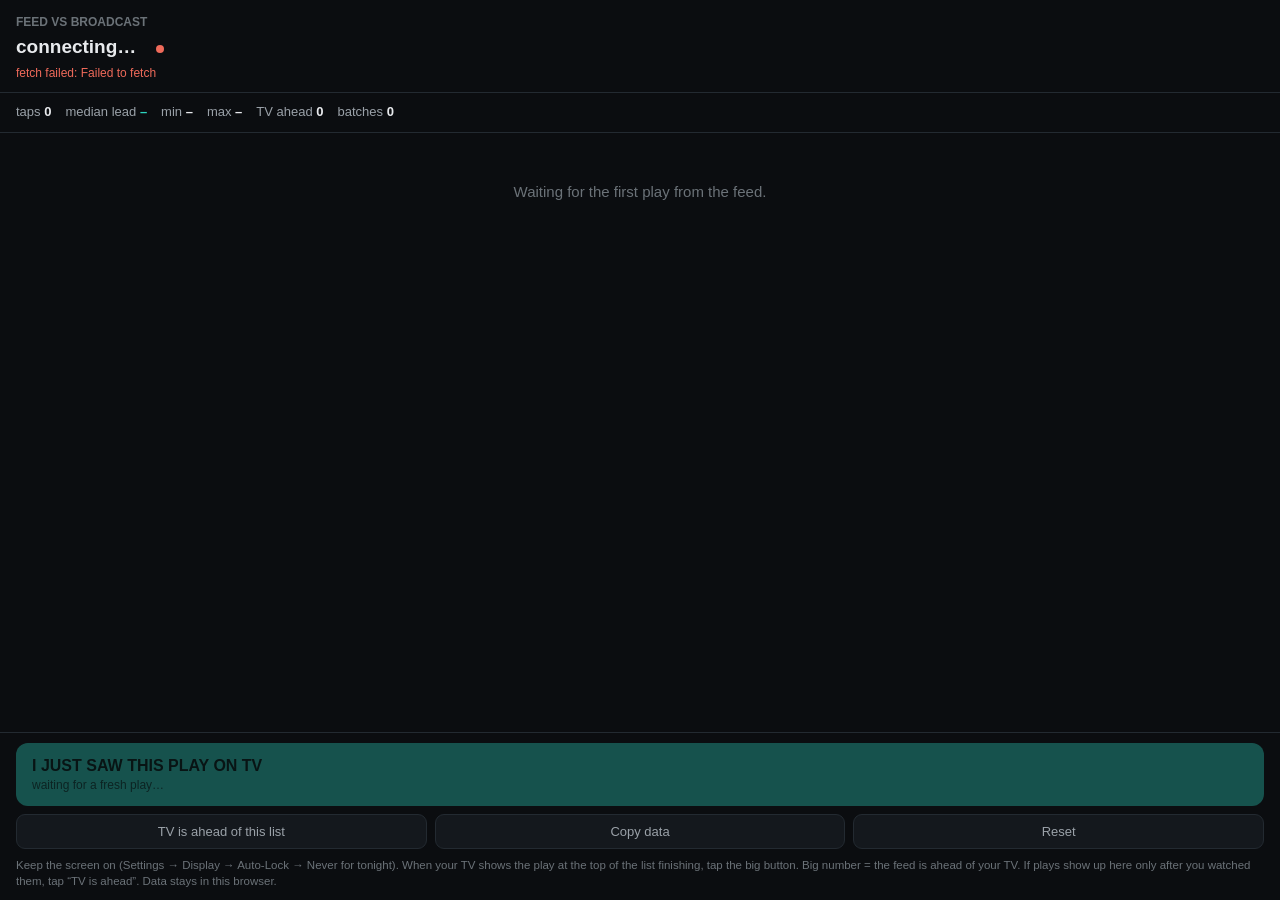
<file: index.html>
<!doctype html>
<html lang="en">
<head>
<meta charset="utf-8">
<meta name="viewport" content="width=device-width, initial-scale=1, viewport-fit=cover">
<meta name="theme-color" content="#0b0d10">
<title>Feed vs Broadcast</title>
<style>
  :root {
    --bg: #0b0d10; --card: #14181d; --line: #232a31;
    --text: #e8eaed; --dim: #9aa1a8; --faint: #6b7278;
    --accent: #2dd4bf; --warn: #f0b429; --bad: #ef6a5a;
  }
  * { margin: 0; padding: 0; box-sizing: border-box; }
  html, body { background: var(--bg); color: var(--text); }
  body {
    font: 15px/1.45 -apple-system, BlinkMacSystemFont, "Segoe UI", Roboto, sans-serif;
    min-height: 100dvh;
  }
  .num { font-variant-numeric: tabular-nums; }

  header { padding: 14px 16px 10px; border-bottom: 1px solid var(--line); }
  .ttl { font-size: 12px; letter-spacing: normal; color: var(--faint); text-transform: uppercase; font-weight: 600; }
  .gamebar { display: flex; align-items: baseline; gap: 8px; margin-top: 2px; }
  .gname { font-size: 19px; font-weight: 700; }
  .gdetail { color: var(--dim); font-size: 13px; }
  .dot { display: inline-block; width: 8px; height: 8px; border-radius: 50%; background: var(--bad); margin-left: 4px; }
  .dot.ok { background: var(--accent); }
  .pollerr { color: var(--bad); font-size: 12px; margin-top: 4px; display: none; }

  .chips { display: none; gap: 8px; padding: 10px 16px 0; flex-wrap: wrap; }
  .chips button {
    background: var(--card); color: var(--dim); border: 1px solid var(--line);
    border-radius: 999px; padding: 6px 12px; font-size: 13px;
  }
  .chips button.live { color: var(--text); font-weight: 600; }
  .chips button.sel { border-color: var(--accent); color: var(--accent); }

  .stats {
    display: flex; gap: 14px; padding: 10px 16px; color: var(--dim); font-size: 13px;
    border-bottom: 1px solid var(--line); overflow-x: auto; white-space: nowrap;
  }
  .stats b { color: var(--text); font-weight: 600; }
  .stats .lead b { color: var(--accent); }

  main { padding: 8px 16px calc(210px + env(safe-area-inset-bottom)); }
  .empty { color: var(--faint); text-align: center; padding: 40px 20px; text-wrap: pretty; }
  .play {
    background: var(--card); border: 1px solid var(--line); border-radius: 10px;
    padding: 10px 12px; margin-top: 8px; display: grid;
    grid-template-columns: 1fr auto; gap: 4px 10px;
  }
  .play .dd { font-weight: 700; font-size: 13px; }
  .play .txt { grid-column: 1; color: var(--dim); font-size: 14px; text-wrap: pretty; }
  .play .when { grid-column: 2; grid-row: 1 / span 2; text-align: right; color: var(--faint); font-size: 12px; }
  .play .when .ago { color: var(--text); font-weight: 600; font-size: 13px; }
  .badges { grid-column: 1 / -1; display: flex; gap: 6px; flex-wrap: wrap; }
  .badge {
    font-size: 11px; font-weight: 600; border-radius: 5px; padding: 2px 7px;
    background: var(--line); color: var(--dim);
  }
  .badge.tap { background: rgba(45, 212, 191, 0.14); color: var(--accent); }
  .badge.warnb { background: rgba(240, 180, 41, 0.14); color: var(--warn); }

  footer {
    position: fixed; left: 0; right: 0; bottom: 0;
    background: var(--bg); border-top: 1px solid var(--line);
    padding: 10px 16px calc(10px + env(safe-area-inset-bottom));
  }
  #sawBtn {
    width: 100%; border: 0; border-radius: 12px; background: var(--accent); color: #04211d;
    padding: 14px 16px; text-align: left; cursor: pointer;
    transition: transform 120ms ease-out, opacity 120ms ease-out;
  }
  #sawBtn:active { transform: scale(0.98); }
  #sawBtn b { display: block; font-size: 16px; }
  #sawBtn small { display: block; font-size: 12px; margin-top: 3px; opacity: 0.75; overflow: hidden; text-overflow: ellipsis; white-space: nowrap; }
  #sawBtn:disabled { opacity: 0.35; }
  .row2 { display: flex; gap: 8px; margin-top: 8px; }
  .row2 button {
    flex: 1; background: var(--card); color: var(--dim); border: 1px solid var(--line);
    border-radius: 9px; padding: 9px 6px; font-size: 13px; cursor: pointer;
    transition: transform 120ms ease-out;
  }
  .row2 button:active { transform: scale(0.97); }
  .hint { color: var(--faint); font-size: 11.5px; margin-top: 8px; text-wrap: pretty; }
  #flash {
    position: fixed; left: 16px; right: 16px; bottom: calc(190px + env(safe-area-inset-bottom));
    background: var(--card); border: 1px solid var(--line); color: var(--text);
    border-radius: 9px; padding: 9px 12px; font-size: 13px; text-align: center;
    opacity: 0; pointer-events: none; transition: opacity 150ms ease-out;
  }
  #flash.show { opacity: 1; }
  @media (prefers-reduced-motion: reduce) {
    * { transition: none !important; }
  }
</style>
</head>
<body>
<header>
  <div class="ttl">Feed vs Broadcast</div>
  <div class="gamebar">
    <span class="gname" id="gname">connecting…</span>
    <span class="gdetail" id="gdetail"></span>
    <span class="dot" id="dot"></span>
  </div>
  <div class="pollerr" id="pollerr"></div>
</header>

<div class="chips" id="chips"></div>

<div class="stats">
  <span>taps <b class="num" id="sN">0</b></span>
  <span class="lead">median lead <b class="num" id="sMed">–</b></span>
  <span>min <b class="num" id="sMin">–</b></span>
  <span>max <b class="num" id="sMax">–</b></span>
  <span>TV ahead <b class="num" id="sBehind">0</b></span>
  <span>batches <b class="num" id="sBatch">0</b></span>
</div>

<main id="list"><div class="empty">Waiting for the first play from the feed.</div></main>

<div id="flash"></div>

<footer>
  <button id="sawBtn" disabled>
    <b>I JUST SAW THIS PLAY ON TV</b>
    <small id="sawSub">waiting for a fresh play…</small>
  </button>
  <div class="row2">
    <button id="aheadBtn">TV is ahead of this list</button>
    <button id="copyBtn">Copy data</button>
    <button id="resetBtn">Reset</button>
  </div>
  <p class="hint">
    Keep the screen on (Settings → Display → Auto-Lock → Never for tonight).
    When your TV shows the play at the top of the list finishing, tap the big button.
    Big number = the feed is ahead of your TV. If plays show up here only after you
    watched them, tap “TV is ahead”. Data stays in this browser.
  </p>
</footer>

<script>
(function () {
  const POLL_MS = 3000;
  const STALE_GAP_MS = 8000;
  // ESPN blocks datacenter IPs but sends access-control-allow-origin: * — so the
  // phone polls ESPN directly; no proxy, no extra hop in the measured latency
  const SCOREBOARD = 'https://site.api.espn.com/apis/site/v2/sports/football/nfl/scoreboard';
  const SUMMARY = 'https://site.api.espn.com/apis/site/v2/sports/football/nfl/summary?event=';

  async function fetchFeed(wanted) {
    const sb = await (await fetch(SCOREBOARD, { cache: 'no-store' })).json();
    const events = (sb.events || []).map(e => ({
      id: String(e.id),
      name: e.shortName || e.name || '?',
      state: e.status?.type?.state || '?',
      detail: e.status?.type?.detail || '',
    }));
    const target =
      events.find(e => e.id === wanted) ||
      events.find(e => e.state === 'in') ||
      events[0];
    if (!target) return { ok: true, games: [], game: null, plays: [] };

    let plays = [];
    try {
      const sum = await (await fetch(SUMMARY + target.id, { cache: 'no-store' })).json();
      const drives = [
        ...(sum.drives?.previous || []),
        ...(sum.drives?.current ? [sum.drives.current] : []),
      ];
      // drives.current re-lists under previous when a drive ends, and play text can
      // be rewritten after reviews — dedup by id, keep first position, latest text
      const seen = new Map();
      for (const d of drives) {
        for (const p of d.plays || []) {
          const id = String(p.id);
          const row = {
            id,
            text: p.text || '',
            dd: p.start?.downDistanceText || '',
            clock: p.clock?.displayValue || '',
            period: p.period?.number ?? null,
            src: 'drives',
          };
          if (seen.has(id)) seen.set(id, Object.assign(row, { _i: seen.get(id)._i }));
          else seen.set(id, Object.assign(row, { _i: seen.size }));
        }
      }
      plays = [...seen.values()].sort((a, b) => a._i - b._i);
    } catch (e) { /* summary lags in preseason; lastPlay below still works */ }

    if (plays.length === 0) {
      const comp = (sb.events || []).find(e => String(e.id) === target.id)?.competitions?.[0];
      const lp = comp?.situation?.lastPlay;
      if (lp?.id) {
        plays = [{
          id: String(lp.id), text: lp.text || '',
          dd: comp?.situation?.downDistanceText || '',
          clock: '', period: null, src: 'lastPlay',
        }];
      }
    }
    return { ok: true, games: events, game: target, plays: plays.slice(-30) };
  }

  let sel = localStorage.getItem('fcv0_sel') || '';
  let gameId = null;
  let gameMeta = null;
  let gamesList = [];
  let known = new Map();
  let order = [];
  let samples = [];
  let batches = 0;
  let lastPollAt = 0;
  let nextStale = false;
  let firstPoll = true;

  const $ = id => document.getElementById(id);

  function storageKey() { return 'fcv0_' + gameId; }

  function persist() {
    if (!gameId) return;
    const recs = order.map(id => known.get(id)).filter(Boolean).slice(-80);
    localStorage.setItem(storageKey(), JSON.stringify({ samples, batches, recs }));
  }

  function restore() {
    known = new Map(); order = []; samples = []; batches = 0;
    try {
      const raw = localStorage.getItem(storageKey());
      if (!raw) return;
      const d = JSON.parse(raw);
      samples = d.samples || [];
      batches = d.batches || 0;
      for (const r of d.recs || []) { known.set(r.id, r); order.push(r.id); }
    } catch (e) { /* corrupted state: start clean */ }
  }

  function candidate() {
    for (let i = order.length - 1; i >= 0; i--) {
      const r = known.get(order[i]);
      if (r && !r.unreliable && !r.sampled) return r;
    }
    return null;
  }

  function flash(msg) {
    const f = $('flash');
    f.textContent = msg;
    f.classList.add('show');
    clearTimeout(flash._t);
    flash._t = setTimeout(() => f.classList.remove('show'), 1600);
  }

  function fmtClock(ms) {
    const d = new Date(ms);
    return d.toLocaleTimeString([], { hour: 'numeric', minute: '2-digit', second: '2-digit' });
  }

  function takeSample(rec) {
    if (rec.unreliable) { flash('That play arrived while the page was asleep — not usable.'); return; }
    if (rec.sampled) { flash('Already tagged.'); return; }
    const tappedAt = Date.now();
    const margin = (tappedAt - rec.arrivedAt) / 1000;
    rec.sampled = true;
    rec.margin = margin;
    samples.push({
      playId: rec.id, dd: rec.dd, snippet: (rec.text || '').slice(0, 90),
      arrivedAt: rec.arrivedAt, tappedAt, margin, flag: 'saw',
    });
    persist(); render();
    flash('Logged: feed lead +' + margin.toFixed(1) + 's (includes your reaction time)');
  }

  $('sawBtn').addEventListener('click', () => {
    const c = candidate();
    if (!c) { flash('No fresh play to tag yet.'); return; }
    takeSample(c);
  });

  $('aheadBtn').addEventListener('click', () => {
    samples.push({ flag: 'tvahead', tappedAt: Date.now() });
    persist(); render();
    flash('Logged: TV ahead of the feed at this moment.');
  });

  $('copyBtn').addEventListener('click', async () => {
    const payload = {
      game: gameMeta, batches,
      samples,
      plays: order.map(id => known.get(id)),
      exportedAt: new Date().toISOString(),
    };
    try {
      await navigator.clipboard.writeText(JSON.stringify(payload, null, 2));
      flash('Copied ' + samples.length + ' samples as JSON.');
    } catch (e) { flash('Copy failed: ' + e.message); }
  });

  $('resetBtn').addEventListener('click', () => {
    if (!confirm('Wipe taps and play log for this game?')) return;
    localStorage.removeItem(storageKey());
    restore(); render();
  });

  document.addEventListener('visibilitychange', () => {
    if (document.visibilityState === 'visible') nextStale = true;
  });

  async function poll() {
    let data = null;
    try {
      data = await fetchFeed(sel);
    } catch (e) {
      showErr('fetch failed: ' + e.message); schedule(); return;
    }
    const now = Date.now();
    const stale = nextStale || (lastPollAt && now - lastPollAt > STALE_GAP_MS);
    nextStale = false;
    lastPollAt = now;
    showErr(data.ok ? null : data.error || 'api error');

    if (data.game) {
      if (gameId !== data.game.id) { gameId = data.game.id; restore(); firstPoll = true; }
      gameMeta = data.game;
      gamesList = data.games || [];

      // only the first poll after load/switch treats existing plays as untimeable
      // backlog — a play landing later, even into an empty list, is genuinely fresh
      const bootstrap = firstPoll && (data.plays || []).length > 0;
      firstPoll = false;
      const newOnes = [];
      for (const p of data.plays || []) {
        const ex = known.get(p.id);
        if (!ex) {
          const rec = Object.assign({}, p, {
            arrivedAt: now,
            unreliable: stale || bootstrap,
            sampled: false, revised: false, batch: 0,
          });
          known.set(p.id, rec);
          newOnes.push(rec);
        } else if (p.text && ex.text !== p.text) {
          ex.revised = true;
          ex.text = p.text;
        }
      }
      order = (data.plays || []).map(p => p.id);
      if (!bootstrap && newOnes.length > 1) {
        batches++;
        newOnes.forEach(r => { r.batch = newOnes.length; });
      }
      if (newOnes.length) persist();
    }
    render();
    schedule();
  }

  function schedule() { setTimeout(poll, POLL_MS); }

  function showErr(msg) {
    const el = $('pollerr');
    el.style.display = msg ? 'block' : 'none';
    el.textContent = msg || '';
  }

  function render() {
    $('gname').textContent = gameMeta ? gameMeta.name : 'no game found';
    $('gdetail').textContent = gameMeta ? gameMeta.detail : '';
    $('dot').className = 'dot' + (Date.now() - lastPollAt < 7000 ? ' ok' : '');

    const chips = $('chips');
    const liveCount = gamesList.filter(g => g.state === 'in').length;
    if (gamesList.length > 1 && liveCount > 1) {
      chips.style.display = 'flex';
      chips.innerHTML = '';
      for (const g of gamesList) {
        const b = document.createElement('button');
        b.textContent = g.name;
        b.className = (g.state === 'in' ? 'live' : '') + (gameMeta && g.id === gameMeta.id ? ' sel' : '');
        b.onclick = () => {
          sel = g.id; localStorage.setItem('fcv0_sel', sel);
          gameId = null; known = new Map(); order = [];
        };
        chips.appendChild(b);
      }
    } else {
      chips.style.display = 'none';
    }

    const margins = samples.filter(s => s.flag === 'saw').map(s => s.margin).sort((a, b) => a - b);
    $('sN').textContent = margins.length;
    $('sMed').textContent = margins.length ? '+' + margins[Math.floor(margins.length / 2)].toFixed(1) + 's' : '–';
    $('sMin').textContent = margins.length ? '+' + margins[0].toFixed(1) + 's' : '–';
    $('sMax').textContent = margins.length ? '+' + margins[margins.length - 1].toFixed(1) + 's' : '–';
    $('sBehind').textContent = samples.filter(s => s.flag === 'tvahead').length;
    $('sBatch').textContent = batches;

    const list = $('list');
    if (!order.length) {
      list.innerHTML = '<div class="empty">Waiting for the first play from the feed.</div>';
    } else {
      list.innerHTML = '';
      for (let i = order.length - 1; i >= 0; i--) {
        const r = known.get(order[i]);
        if (!r) continue;
        const div = document.createElement('div');
        div.className = 'play';
        const badges = [];
        if (r.sampled) badges.push('<span class="badge tap">TAPPED +' + (r.margin || 0).toFixed(1) + 's</span>');
        if (r.batch > 1) badges.push('<span class="badge warnb">BATCH ×' + r.batch + '</span>');
        if (r.revised) badges.push('<span class="badge warnb">REVISED</span>');
        if (r.unreliable) badges.push('<span class="badge">NOT TIMED</span>');
        if (r.src === 'lastPlay') badges.push('<span class="badge">SCOREBOARD</span>');
        div.innerHTML =
          '<div class="dd">' + (r.dd || (r.period ? 'Q' + r.period + ' ' + r.clock : 'play')) + '</div>' +
          '<div class="when num">arrived ' + fmtClock(r.arrivedAt) +
          '<br><span class="ago" data-arrived="' + r.arrivedAt + '"></span></div>' +
          '<div class="txt">' + escapeHtml(r.text || '') + '</div>' +
          (badges.length ? '<div class="badges">' + badges.join('') + '</div>' : '');
        div.addEventListener('click', () => takeSample(r));
        list.appendChild(div);
      }
    }

    const c = candidate();
    $('sawBtn').disabled = !c;
    $('sawSub').textContent = c
      ? ((c.dd ? c.dd + ' · ' : '') + (c.text || '').slice(0, 70))
      : 'waiting for a fresh play…';

    tickAges();
  }

  function tickAges() {
    const now = Date.now();
    document.querySelectorAll('[data-arrived]').forEach(el => {
      const s = Math.max(0, Math.round((now - Number(el.dataset.arrived)) / 1000));
      el.textContent = s < 120 ? s + 's ago' : Math.round(s / 60) + 'm ago';
    });
    $('dot').className = 'dot' + (Date.now() - lastPollAt < 7000 ? ' ok' : '');
  }

  function escapeHtml(s) {
    return s.replace(/[&<>"']/g, c => ({ '&': '&amp;', '<': '&lt;', '>': '&gt;', '"': '&quot;', "'": '&#39;' }[c]));
  }

  setInterval(tickAges, 1000);
  poll();
})();
</script>
</body>
</html>
</file>
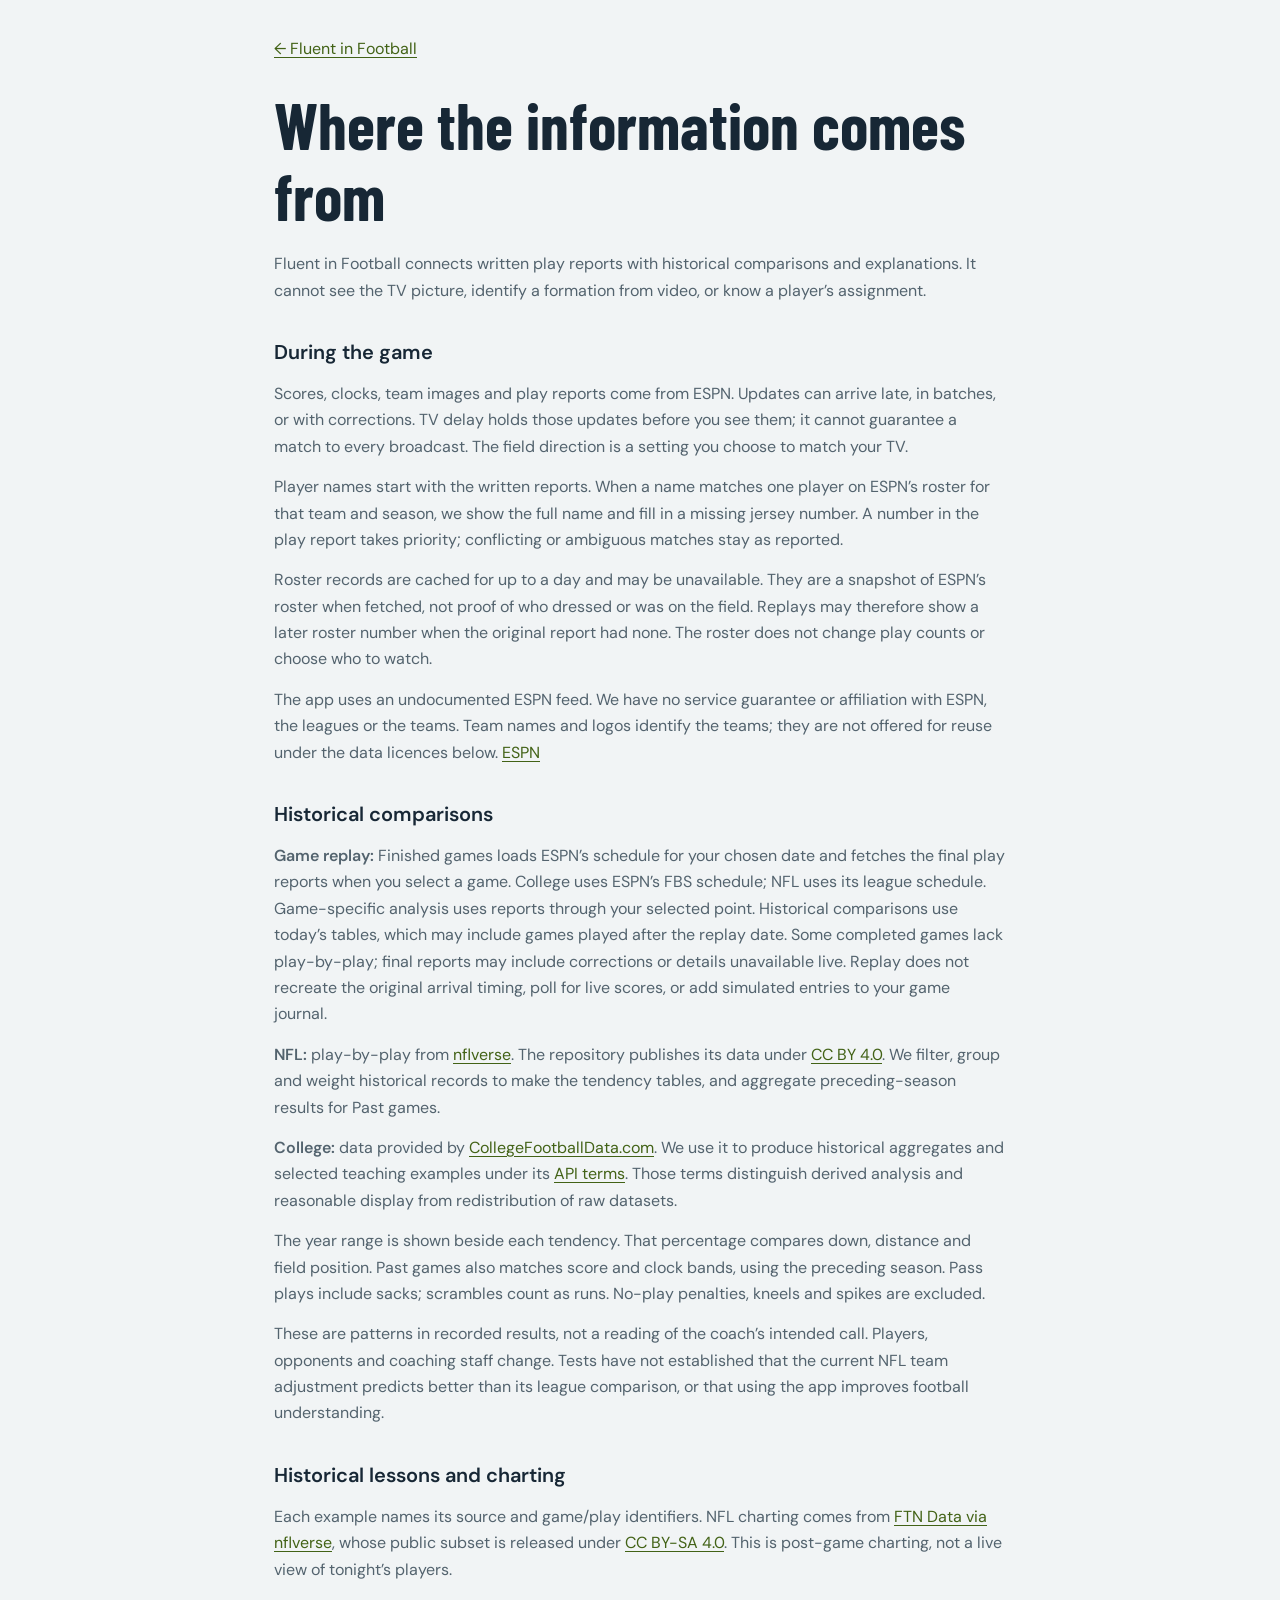
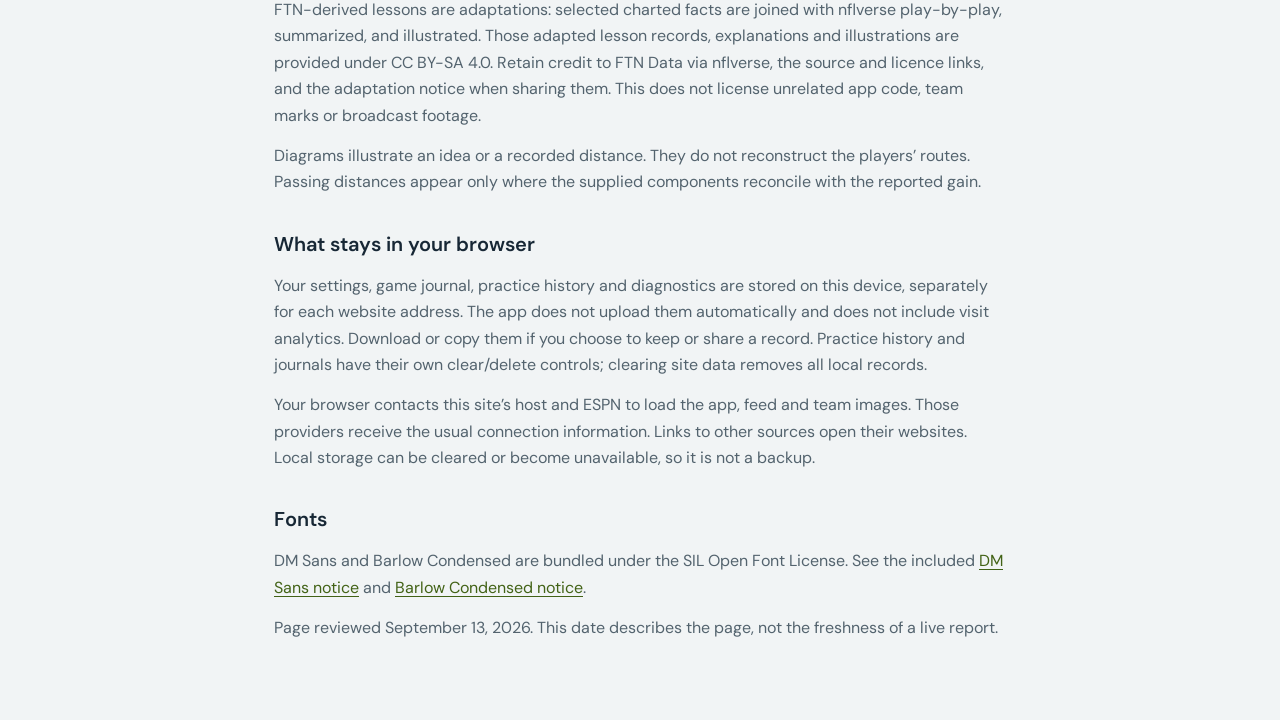
<file: web/data.html>
<!doctype html>
<html lang="en">
<head>
<meta charset="utf-8">
<meta name="viewport" content="width=device-width, initial-scale=1">
<meta name="theme-color" content="#f1f4f5">
<meta name="color-scheme" content="light dark">
<title>Data and privacy · Fluent in Football</title>
<meta name="description" content="Where Fluent in Football gets its play reports, historical comparisons and teaching examples, and what stays in your browser.">
<link rel="canonical" href="https://fluentin.football/data">
<link id="favicon" rel="icon" href="favicon.svg" type="image/svg+xml">
<script src="theme.js"></script>
<link rel="stylesheet" href="styles.css">
</head>
<body>
<main class="data-page">
  <a href="./">← Fluent in Football</a>
  <h1>Where the information comes from</h1>
  <p>Fluent in Football connects written play reports with historical comparisons and explanations. It cannot see the TV picture, identify a formation from video, or know a player’s assignment.</p>
  <h2>During the game</h2>
  <p>Scores, clocks, team images and play reports come from ESPN. Updates can arrive late, in batches, or with corrections. TV delay holds those updates before you see them; it cannot guarantee a match to every broadcast. The field direction is a setting you choose to match your TV.</p>
  <p>Player names start with the written reports. When a name matches one player on ESPN’s roster for that team and season, we show the full name and fill in a missing jersey number. A number in the play report takes priority; conflicting or ambiguous matches stay as reported.</p>
  <p>Roster records are cached for up to a day and may be unavailable. They are a snapshot of ESPN’s roster when fetched, not proof of who dressed or was on the field. Replays may therefore show a later roster number when the original report had none. The roster does not change play counts or choose who to watch.</p>
  <p>The app uses an undocumented ESPN feed. We have no service guarantee or affiliation with ESPN, the leagues or the teams. Team names and logos identify the teams; they are not offered for reuse under the data licences below. <a href="https://www.espn.com/">ESPN</a></p>
  <h2 id="history">Historical comparisons</h2>
  <p><b>Game replay:</b> Finished games loads ESPN’s schedule for your chosen date and fetches the final play reports when you select a game. College uses ESPN’s FBS schedule; NFL uses its league schedule. Game-specific analysis uses reports through your selected point. Historical comparisons use today’s tables, which may include games played after the replay date. Some completed games lack play-by-play; final reports may include corrections or details unavailable live. Replay does not recreate the original arrival timing, poll for live scores, or add simulated entries to your game journal.</p>
  <p><b>NFL:</b> play-by-play from <a href="https://github.com/nflverse/nflverse-data">nflverse</a>. The repository publishes its data under <a href="https://github.com/nflverse/nflverse-data/blob/main/LICENSE.md">CC BY 4.0</a>. We filter, group and weight historical records to make the tendency tables, and aggregate preceding-season results for Past games.</p>
  <p><b>College:</b> data provided by <a href="https://collegefootballdata.com/">CollegeFootballData.com</a>. We use it to produce historical aggregates and selected teaching examples under its <a href="https://collegefootballdata.com/terms">API terms</a>. Those terms distinguish derived analysis and reasonable display from redistribution of raw datasets.</p>
  <p>The year range is shown beside each tendency. That percentage compares down, distance and field position. Past games also matches score and clock bands, using the preceding season. Pass plays include sacks; scrambles count as runs. No-play penalties, kneels and spikes are excluded.</p>
  <p>These are patterns in recorded results, not a reading of the coach’s intended call. Players, opponents and coaching staff change. Tests have not established that the current NFL team adjustment predicts better than its league comparison, or that using the app improves football understanding.</p>
  <h2 id="charting">Historical lessons and charting</h2>
  <p>Each example names its source and game/play identifiers. NFL charting comes from <a href="https://nflreadr.nflverse.com/reference/load_ftn_charting.html">FTN Data via nflverse</a>, whose public subset is released under <a href="https://creativecommons.org/licenses/by-sa/4.0/">CC BY-SA 4.0</a>. This is post-game charting, not a live view of tonight’s players.</p>
  <p>FTN-derived lessons are adaptations: selected charted facts are joined with nflverse play-by-play, summarized, and illustrated. Those adapted lesson records, explanations and illustrations are provided under CC BY-SA 4.0. Retain credit to FTN Data via nflverse, the source and licence links, and the adaptation notice when sharing them. This does not license unrelated app code, team marks or broadcast footage.</p>
  <p>Diagrams illustrate an idea or a recorded distance. They do not reconstruct the players’ routes. Passing distances appear only where the supplied components reconcile with the reported gain.</p>
  <h2>What stays in your browser</h2>
  <p>Your settings, game journal, practice history and diagnostics are stored on this device, separately for each website address. The app does not upload them automatically and does not include visit analytics. Download or copy them if you choose to keep or share a record. Practice history and journals have their own clear/delete controls; clearing site data removes all local records.</p>
  <p>Your browser contacts this site’s host and ESPN to load the app, feed and team images. Those providers receive the usual connection information. Links to other sources open their websites. Local storage can be cleared or become unavailable, so it is not a backup.</p>
  <h2>Fonts</h2>
  <p>DM Sans and Barlow Condensed are bundled under the SIL Open Font License. See the included <a href="fonts/OFL-DM-Sans.txt">DM Sans notice</a> and <a href="fonts/OFL-Barlow-Condensed.txt">Barlow Condensed notice</a>.</p>
  <p>Page reviewed September 13, 2026. This date describes the page, not the freshness of a live report.</p>
</main>
</body>
</html>
</file>
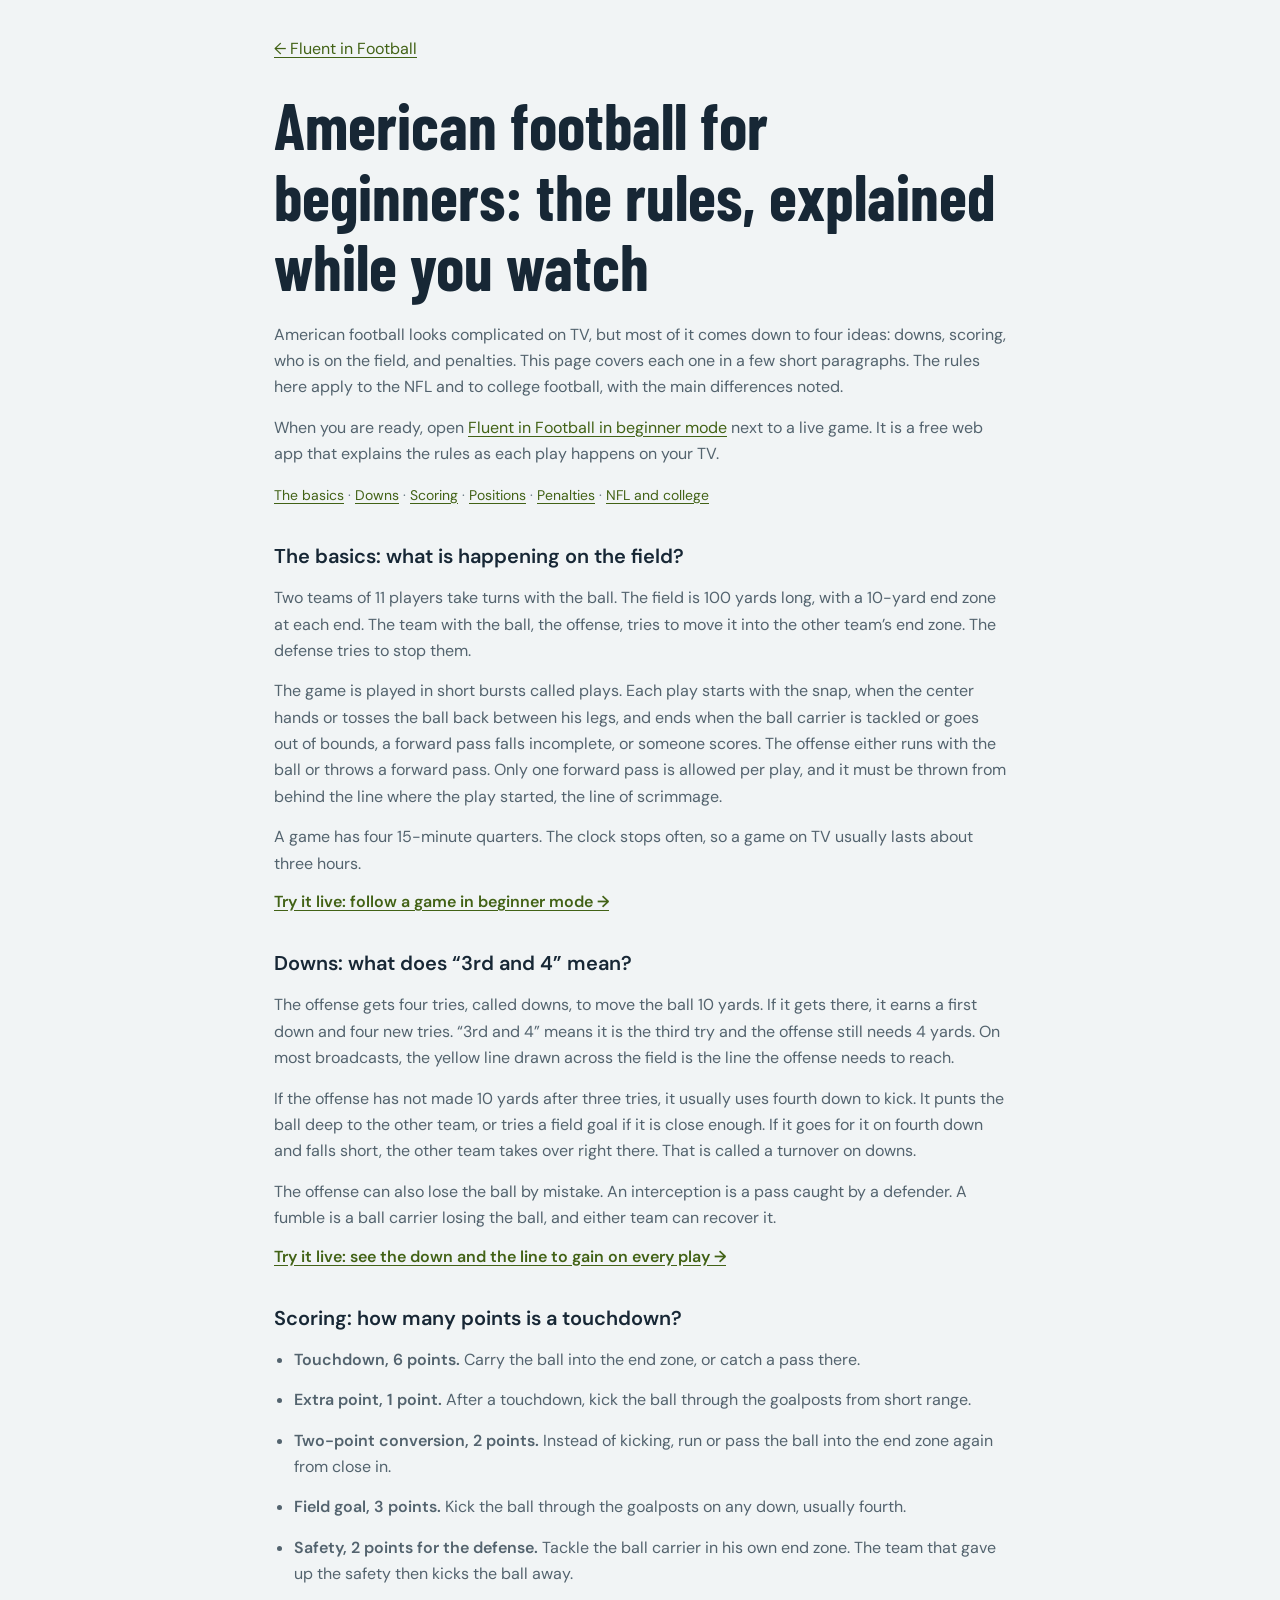
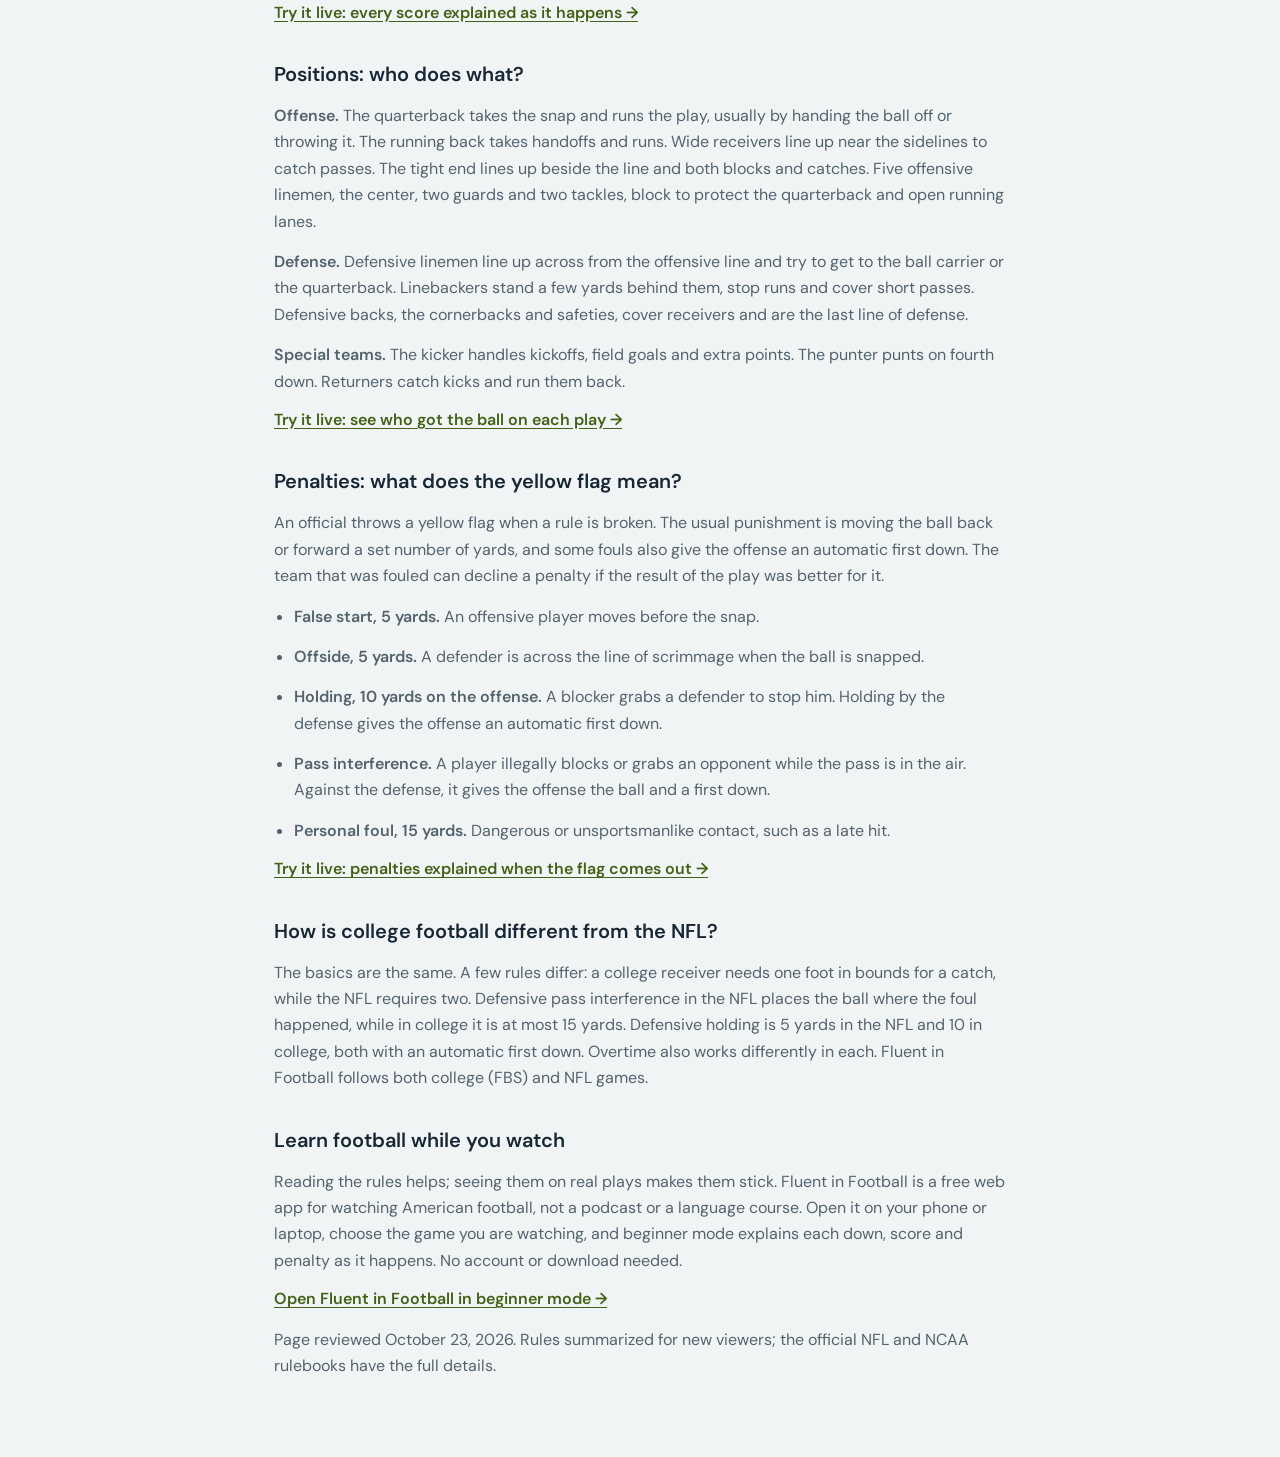
<file: web/learn.html>
<!doctype html>
<html lang="en">
<head>
<meta charset="utf-8">
<meta name="viewport" content="width=device-width, initial-scale=1">
<meta name="theme-color" content="#f1f4f5">
<meta name="color-scheme" content="light dark">
<title>American football for beginners: the rules, explained while you watch · Fluent in Football</title>
<meta name="description" content="New to American football? Downs, scoring, positions and penalties in plain English, plus a free web app that explains the rules as each play happens on TV.">
<link rel="canonical" href="https://fluentin.football/learn">
<meta property="og:site_name" content="Fluent in Football">
<meta property="og:type" content="article">
<meta property="og:title" content="American football for beginners: the rules, explained while you watch">
<meta property="og:description" content="Downs, scoring, positions and penalties in plain English, then try them live next to the game on your TV.">
<meta property="og:url" content="https://fluentin.football/learn">
<meta property="og:image" content="https://fluentin.football/social-preview-v1.png">
<meta name="twitter:card" content="summary_large_image">
<link id="favicon" rel="icon" href="favicon.svg" type="image/svg+xml">
<script src="theme.js"></script>
<link rel="stylesheet" href="styles.css">
<script type="application/ld+json">
{
  "@context": "https://schema.org",
  "@type": "Article",
  "headline": "American football for beginners: the rules, explained while you watch",
  "description": "Downs, scoring, positions and penalties in American football, explained for new fans.",
  "url": "https://fluentin.football/learn",
  "inLanguage": "en",
  "about": { "@type": "Thing", "name": "American football" },
  "author": { "@type": "Person", "name": "Nate King", "url": "https://natebking.com" },
  "publisher": { "@type": "Organization", "name": "Fluent in Football", "url": "https://fluentin.football/" },
  "datePublished": "2026-10-23",
  "dateModified": "2026-10-23"
}
</script>
</head>
<body>
<main class="data-page learn-page">
  <a href="./">← Fluent in Football</a>
  <h1>American football for beginners: the rules, explained while you watch</h1>
  <p>American football looks complicated on TV, but most of it comes down to four ideas: downs, scoring, who is on the field, and penalties. This page covers each one in a few short paragraphs. The rules here apply to the NFL and to college football, with the main differences noted.</p>
  <p>When you are ready, open <a href="/?level=beginner">Fluent in Football in beginner mode</a> next to a live game. It is a free web app that explains the rules as each play happens on your TV.</p>

  <nav class="learn-toc" aria-label="On this page">
    <a href="#basics">The basics</a> · <a href="#downs">Downs</a> · <a href="#scoring">Scoring</a> · <a href="#positions">Positions</a> · <a href="#penalties">Penalties</a> · <a href="#nfl-college">NFL and college</a>
  </nav>

  <h2 id="basics">The basics: what is happening on the field?</h2>
  <p>Two teams of 11 players take turns with the ball. The field is 100 yards long, with a 10-yard end zone at each end. The team with the ball, the offense, tries to move it into the other team’s end zone. The defense tries to stop them.</p>
  <p>The game is played in short bursts called plays. Each play starts with the snap, when the center hands or tosses the ball back between his legs, and ends when the ball carrier is tackled or goes out of bounds, a forward pass falls incomplete, or someone scores. The offense either runs with the ball or throws a forward pass. Only one forward pass is allowed per play, and it must be thrown from behind the line where the play started, the line of scrimmage.</p>
  <p>A game has four 15-minute quarters. The clock stops often, so a game on TV usually lasts about three hours.</p>
  <p class="learn-try"><a href="/?level=beginner">Try it live: follow a game in beginner mode →</a></p>

  <h2 id="downs">Downs: what does “3rd and 4” mean?</h2>
  <p>The offense gets four tries, called downs, to move the ball 10 yards. If it gets there, it earns a first down and four new tries. “3rd and 4” means it is the third try and the offense still needs 4 yards. On most broadcasts, the yellow line drawn across the field is the line the offense needs to reach.</p>
  <p>If the offense has not made 10 yards after three tries, it usually uses fourth down to kick. It punts the ball deep to the other team, or tries a field goal if it is close enough. If it goes for it on fourth down and falls short, the other team takes over right there. That is called a turnover on downs.</p>
  <p>The offense can also lose the ball by mistake. An interception is a pass caught by a defender. A fumble is a ball carrier losing the ball, and either team can recover it.</p>
  <p class="learn-try"><a href="/?level=beginner">Try it live: see the down and the line to gain on every play →</a></p>

  <h2 id="scoring">Scoring: how many points is a touchdown?</h2>
  <ul>
    <li><b>Touchdown, 6 points.</b> Carry the ball into the end zone, or catch a pass there.</li>
    <li><b>Extra point, 1 point.</b> After a touchdown, kick the ball through the goalposts from short range.</li>
    <li><b>Two-point conversion, 2 points.</b> Instead of kicking, run or pass the ball into the end zone again from close in.</li>
    <li><b>Field goal, 3 points.</b> Kick the ball through the goalposts on any down, usually fourth.</li>
    <li><b>Safety, 2 points for the defense.</b> Tackle the ball carrier in his own end zone. The team that gave up the safety then kicks the ball away.</li>
  </ul>
  <p class="learn-try"><a href="/?level=beginner">Try it live: every score explained as it happens →</a></p>

  <h2 id="positions">Positions: who does what?</h2>
  <p><b>Offense.</b> The quarterback takes the snap and runs the play, usually by handing the ball off or throwing it. The running back takes handoffs and runs. Wide receivers line up near the sidelines to catch passes. The tight end lines up beside the line and both blocks and catches. Five offensive linemen, the center, two guards and two tackles, block to protect the quarterback and open running lanes.</p>
  <p><b>Defense.</b> Defensive linemen line up across from the offensive line and try to get to the ball carrier or the quarterback. Linebackers stand a few yards behind them, stop runs and cover short passes. Defensive backs, the cornerbacks and safeties, cover receivers and are the last line of defense.</p>
  <p><b>Special teams.</b> The kicker handles kickoffs, field goals and extra points. The punter punts on fourth down. Returners catch kicks and run them back.</p>
  <p class="learn-try"><a href="/?level=beginner">Try it live: see who got the ball on each play →</a></p>

  <h2 id="penalties">Penalties: what does the yellow flag mean?</h2>
  <p>An official throws a yellow flag when a rule is broken. The usual punishment is moving the ball back or forward a set number of yards, and some fouls also give the offense an automatic first down. The team that was fouled can decline a penalty if the result of the play was better for it.</p>
  <ul>
    <li><b>False start, 5 yards.</b> An offensive player moves before the snap.</li>
    <li><b>Offside, 5 yards.</b> A defender is across the line of scrimmage when the ball is snapped.</li>
    <li><b>Holding, 10 yards on the offense.</b> A blocker grabs a defender to stop him. Holding by the defense gives the offense an automatic first down.</li>
    <li><b>Pass interference.</b> A player illegally blocks or grabs an opponent while the pass is in the air. Against the defense, it gives the offense the ball and a first down.</li>
    <li><b>Personal foul, 15 yards.</b> Dangerous or unsportsmanlike contact, such as a late hit.</li>
  </ul>
  <p class="learn-try"><a href="/?level=beginner">Try it live: penalties explained when the flag comes out →</a></p>

  <h2 id="nfl-college">How is college football different from the NFL?</h2>
  <p>The basics are the same. A few rules differ: a college receiver needs one foot in bounds for a catch, while the NFL requires two. Defensive pass interference in the NFL places the ball where the foul happened, while in college it is at most 15 yards. Defensive holding is 5 yards in the NFL and 10 in college, both with an automatic first down. Overtime also works differently in each. Fluent in Football follows both college (FBS) and NFL games.</p>

  <h2>Learn football while you watch</h2>
  <p>Reading the rules helps; seeing them on real plays makes them stick. Fluent in Football is a free web app for watching American football, not a podcast or a language course. Open it on your phone or laptop, choose the game you are watching, and beginner mode explains each down, score and penalty as it happens. No account or download needed.</p>
  <p class="learn-try"><a href="/?level=beginner">Open Fluent in Football in beginner mode →</a></p>

  <p>Page reviewed October 23, 2026. Rules summarized for new viewers; the official NFL and NCAA rulebooks have the full details.</p>
</main>
</body>
</html>
</file>
<file: web/styles.css>
@font-face { font-family: "DM Sans"; font-style: normal; font-weight: 400; font-display: swap; src: url("fonts/dm-sans-regular.ttf") format("truetype"); }
@font-face { font-family: "DM Sans"; font-style: normal; font-weight: 600; font-display: swap; src: url("fonts/dm-sans-semibold.ttf") format("truetype"); }
@font-face { font-family: "Barlow Condensed"; font-style: normal; font-weight: 700; font-display: swap; src: url("fonts/barlow-condensed-bold.ttf") format("truetype"); }

:root {
  color-scheme: light;
  --bg: #f1f4f5; --card: #fff; --surface: #eaf0f1; --header: #ffffffed;
  --text: #172735; --dim: #53636e; --faint: #657680; --line: #d7e0e4;
  --accent: #426216; --accent-bg: #edf5da; --signal: #d4f76b; --signal-ink: #213216;
  --brand-primary: #426216; --brand-secondary: #1e706a;
  --warn: #85520b; --warn-bg: #fff2da; --bad: #b64232; --bad-bg: #fcece7;
  --field: #203b32; --field-ink: #e8f2e6; --overlay: #09152199;
  --shadow: 0 10px 35px #17334809, 0 1px 2px #17334805;
  --hdr: calc(137px + env(safe-area-inset-top));
  --heading: "Barlow Condensed", "Arial Narrow", sans-serif;
  --icon-swap-dur: 250ms; --icon-swap-blur: 2px;
  --icon-swap-start-scale: 0.25; --icon-swap-ease: ease-in-out;
}
:root[data-theme="dark"] {
  color-scheme: dark;
  --bg: #0c1722; --card: #142431; --surface: #1b303f; --header: #0c1722ed;
  --text: #edf2f4; --dim: #adbcc6; --faint: #91a5b2; --line: #2b3f4c;
  --accent: #d4f76b; --accent-bg: #d4f76b13; --warn: #f0c967; --warn-bg: #f0c96714;
  --brand-primary: #d4f76b; --brand-secondary: #8bddc5;
  --bad: #ffab96; --bad-bg: #ffab9614; --field: #132c28; --field-ink: #dfede3;
  --overlay: #03090ed9; --shadow: 0 15px 45px #03090e24, 0 1px 2px #03090e20;
}
* { box-sizing: border-box; margin: 0; padding: 0; -webkit-tap-highlight-color: transparent; }
[hidden] { display: none !important; }
html { background: var(--bg); scroll-padding-top: calc(var(--hdr) + 24px); }
body { background: var(--bg); color: var(--text); font: 1rem/1.5 "DM Sans", -apple-system, BlinkMacSystemFont, "Segoe UI", sans-serif; min-height: 100dvh; }
button, input { font: inherit; }
button { cursor: pointer; color: inherit; touch-action: manipulation; }
button:focus-visible, summary:focus-visible, a:focus-visible, input:focus-visible { outline: 3px solid var(--accent); outline-offset: 4px; }
button:disabled { cursor: default; }
svg { display: block; }
.num { font-variant-numeric: tabular-nums; }
.skip-link { position: fixed; top: -100px; left: 16px; padding: 10px 16px; z-index: 20; color: var(--signal-ink); background: var(--signal); border-radius: 8px; }
.skip-link:focus { top: 12px; }

/* The score and clock always use the existing TV-delay boundary. */
.app-header { position: sticky; top: 0; z-index: 4; padding-top: env(safe-area-inset-top); background: var(--header); backdrop-filter: blur(16px); border-bottom: 1px solid var(--line); }
.header-inner { max-width: 1184px; padding: 0 32px; margin: auto; }
.masthead { min-height: 62px; display: flex; align-items: center; justify-content: space-between; gap: 16px; border-bottom: 1px solid var(--line); }
.brand { display: flex; gap: 11px; align-items: center; flex: none; font-size: 1.125rem; letter-spacing: -.04em; }
.brand strong { font-weight: 600; }
.brand-mark { width: 44px; height: 40px; flex: none; color: var(--accent); }
.mast-actions { display: flex; align-items: center; gap: 22px; }
.connection { display: flex; gap: 7px; align-items: center; color: var(--dim); font-size: .75rem; }
.dot { width: 6px; height: 6px; border-radius: 50%; background: var(--warn); flex: none; }
.dot.ok { background: var(--accent); box-shadow: 0 0 0 3px var(--accent-bg); }
.icon-button { width: 44px; height: 44px; display: grid; place-items: center; border: 1px solid var(--line); border-radius: 50%; background: var(--card); }
.icon-button svg { width: 21px; height: 21px; }
.scorebar { display: flex; align-items: center; gap: 20px; min-height: 74px; padding: 10px 0; }
.hgrow { display: flex; align-items: center; flex: 1; min-width: 0; gap: 30px; }
#score { display: flex; align-items: center; gap: 18px; font-size: 1rem; font-weight: 600; }
.score-team { display: flex; align-items: center; gap: 12px; }
.team-logo { width: 32px; height: 32px; object-fit: contain; padding: 3px; background: #fff; border-radius: 7px; flex: none; }
.team-abbr { font-size: 1rem; letter-spacing: .05em; }
.team-score { font: 700 2.125rem/1 var(--heading); font-variant-numeric: tabular-nums; }
#score .sep { color: var(--faint); font-size: .75rem; font-weight: 400; }
.hmeta { font-size: .8125rem; color: var(--dim); padding-left: 24px; border-left: 1px solid var(--line); }
.hmeta:empty { display: none; }
#delayBtn { flex: none; border: 1px solid var(--line); border-radius: 9px; padding: 10px 13px; background: var(--card); font-size: .8125rem; font-weight: 600; font-variant-numeric: tabular-nums; min-height: 44px; }
#delayBtn.on { background: var(--accent-bg); color: var(--accent); border-color: var(--accent); }
#err { display: none; color: var(--bad); background: var(--bad-bg); font-size: .875rem; padding: 10px max(20px, calc((100vw - 1120px) / 2)); }
#err.on { display: block; }

/* Follow one player or decision, with the last play alongside. */
.workspace { max-width: 1184px; margin: 0 auto; padding: 32px 32px calc(40px + env(safe-area-inset-bottom)); display: grid; grid-template-columns: minmax(0, 1.2fr) minmax(0, 1fr); gap: 24px; align-items: start; }
/* Before selection, give the game browser the space occupied by analysis. */
body[data-view="home"] .workspace > :not(.home):not(.learning-footer),
body[data-view="home"] .scorebar, body[data-view="home"] .connection,
body[data-view="home"] .journal-toolbar { display: none; }
body[data-view="home"] .masthead { border-bottom: 0; }
.home { grid-column: 1 / -1; display: grid; grid-template-columns: minmax(0, .9fr) minmax(0, 1.1fr); gap: clamp(28px, 5vw, 72px); padding: 16px 0 12px; align-items: start; }
.home-intro { padding-top: 30px; }
.home-intro > .eyebrow { color: var(--accent); }
.home h1 { font-size: clamp(2.25rem, 4.1vw, 3.25rem); line-height: 1.08; letter-spacing: -.055em; font-weight: 600; margin: 18px 0 22px; max-width: 10ch; text-wrap: balance; }
.home-what { font-size: 1.0625rem; line-height: 1.55; font-weight: 500; max-width: 39ch; margin-bottom: 14px; text-wrap: pretty; }
.home-what a { color: var(--accent); white-space: nowrap; text-underline-offset: 3px; }
.home-lede { color: var(--dim); font-size: 1.0625rem; line-height: 1.65; max-width: 39ch; text-wrap: pretty; }
.home-rhythm { margin-top: 30px; padding-top: 22px; border-top: 1px solid var(--line); }
.home-rhythm > div + div { margin-top: 17px; }
.home-rhythm dt { font-size: .875rem; font-weight: 600; margin-bottom: 3px; }
.home-rhythm dd { color: var(--dim); font-size: .9375rem; max-width: 35ch; }
.home-source { color: var(--faint); font-size: .75rem; line-height: 1.6; margin-top: 26px; max-width: 40ch; }
.home-game-picker { min-width: 0; }
.home-game-picker .game-browser { max-width: none; max-height: none; overflow: visible; background: var(--card); border: 1px solid var(--line); border-radius: 18px; padding: 24px; box-shadow: var(--shadow); }
.game-browser h2 { font-size: 1.375rem; font-weight: 600; letter-spacing: -.025em; }
.game-picker-intro { color: var(--dim); font-size: .875rem; margin: 4px 0 20px; }
.home-game-picker .sheetTop { position: static; background: transparent; }
.home-game-picker #closeSheet, .home-game-picker #gameSettingsBtn { display: none; }
.home-game-picker .seg { width: 100%; }
.home-game-picker .seg button { flex: 1; }
.home-game-picker .game-search input { background: var(--bg); }
.home-game-picker #games { max-height: 460px; overflow-y: auto; overscroll-behavior: auto; scrollbar-gutter: stable; }
.home-game-picker .grouphead { padding-top: 14px; }
.schedule-notice { padding: 16px; margin-top: 12px; border: 1px solid var(--line); background: var(--surface); border-radius: 10px; font-size: .875rem; color: var(--dim); }
.schedule-notice button { margin-top: 12px; background: var(--card); color: var(--accent); }
.game-browser .empty { font-size: .875rem; padding: 28px 12px; }
@media (max-width: 759px) {
  .home { display: block; padding: 0; }
  .home-intro { padding: 10px 4px 26px; }
  .home h1 { max-width: 15ch; font-size: 2.375rem; margin: 12px 0 16px; }
  .home-what { font-size: 1rem; }
  .home-lede { font-size: 1rem; line-height: 1.55; }
  .home-rhythm { display: none; }
  .home-source { margin-top: 14px; max-width: none; }
  .home-game-picker .game-browser { padding: 20px 16px; border-radius: 15px; }
  .home-game-picker #games { max-height: none; overflow: visible; scrollbar-gutter: auto; }
}
.read-column { top: calc(var(--hdr) + 28px); min-width: 0; }
html[data-read-fits="true"] .read-column { position: sticky; }
#prime { border-radius: 18px; background: var(--card); border: 1px solid var(--line); border-top: 3px solid var(--accent); padding: 25px 28px 24px; box-shadow: var(--shadow); transition: border-top-color 700ms ease-out; }
#prime.fresh { border-top-color: var(--signal); transition: none; }
.card-heading { display: flex; align-items: center; justify-content: space-between; margin-bottom: 16px; }
.eyebrow, .watch-label, .ask-overline { font-size: .75rem; font-weight: 600; letter-spacing: .11em; text-transform: uppercase; }
.eyebrow { color: var(--dim); }
.card-symbol { color: var(--accent); font-size: 1.375rem; line-height: 1; }
.pTop { display: flex; align-items: center; gap: 17px; padding-bottom: 19px; border-bottom: 1px solid var(--line); }
#pDD { font: 700 2.25rem/1 var(--heading); white-space: nowrap; text-transform: uppercase; }
#pSpot { color: var(--dim); font-size: .8125rem; line-height: 1.5; max-width: 160px; }
.tendency-block { margin-top: 18px; }
.tendency-block:has(#driveStory[hidden]):has(#gamePatterns[hidden]):has(#pTen:empty):has(#pSit:empty):has(#historyComparison:empty) { display: none; }
.historical-choices:has(#pTen:empty):has(#pSit:empty) { display: none; }
.history-comparison:empty { display: none; }
.history-comparison { margin: 12px 0 20px; font-size: .875rem; }
.history-comparison h3 { font-size: 1.1rem; margin: 0 0 8px; }
.history-context, .history-sample { color: var(--dim); font-size: .78rem; line-height: 1.5; }
.history-sample { margin: 10px 0; }
.history-method { margin: 8px 0 12px; }
.history-team { border-top: 1px solid var(--line); padding-top: 14px; margin-top: 14px; }
.history-team h4 { margin: 0 0 12px; font-size: .9rem; }
.history-team dl { display: grid; grid-template-columns: minmax(0, 1fr) auto; gap: 8px 16px; margin: 0; }
.history-team dd { margin: 0; font-weight: 700; font-variant-numeric: tabular-nums; }
.history-comparison a { color: var(--accent); }
#pSit { font-size: .875rem; color: var(--dim); text-wrap: pretty; }
#pTen { font-size: 1.1875rem; line-height: 1.45; color: var(--accent); font-weight: 600; margin-top: 3px; text-wrap: pretty; }
#prime.low #pTen { color: var(--text); }
.watch-block { margin-top: 22px; padding-top: 19px; border-top: 1px solid var(--line); }
.watch-block:has(#pWatch:empty) { display: none; }
.watch-label { display: flex; align-items: center; gap: 7px; color: var(--dim); margin-bottom: 8px; font-size: .6875rem; }
.watch-label svg { width: 17px; height: 17px; }
#pWatch { font-size: 1.5625rem; font-weight: 600; line-height: 1.32; letter-spacing: -.035em; text-wrap: pretty; }
.read-detail { margin-top: 12px; font-size: 1.0625rem; line-height: 1.55; color: var(--text); }
.read-observe { margin-top: 14px; padding-left: 13px; border-left: 3px solid var(--accent); font-size: 1rem; line-height: 1.5; color: var(--dim); }
.read-source { display: block; margin-top: 12px; color: var(--dim); font-size: .75rem; }
.read-player-context { margin-top: 16px; padding-top: 12px; border-top: 1px solid var(--line); color: var(--dim); font-size: .875rem; line-height: 1.5; }
.read-detail:empty, .read-observe:empty, .read-source:empty, .read-player-context:empty { display: none; }
.tendency-block summary { cursor: pointer; padding: 8px 0; }
.read-feedback { margin-top: 16px; color: var(--dim); font-size: .8125rem; }
.read-feedback summary { cursor: pointer; }
.read-feedback > div { display: flex; flex-wrap: wrap; gap: 6px; margin: 9px 0; }
.read-feedback button { padding: 8px 10px; font-size: .8125rem; }
.pFoot { display: flex; flex-wrap: wrap; gap: 7px; margin-top: 18px; align-items: center; }
.pFoot:empty { display: none; }
.chip { display: inline-flex; align-items: center; min-height: 32px; font-size: .75rem; font-weight: 400; border-radius: 6px; padding: 4px 8px; background: var(--surface); color: var(--dim); border: 1px solid transparent; font-variant-numeric: tabular-nums; }
.chip.src { background: var(--accent-bg); color: var(--accent); }
.chip.srcl { background: transparent; color: var(--dim); border: 1px solid var(--line); }
button.chip { border: 1px solid var(--line); text-decoration: underline; text-decoration-color: var(--line); text-underline-offset: 3px; min-height: 36px; }
.pQuiet { font-size: .9375rem; font-weight: 400; line-height: 1.55; color: var(--dim); padding: 10px 0 18px; text-wrap: pretty; }
.pHold { color: var(--dim); font-size: .75rem; margin-top: 16px; }
.pHold:empty { display: none; }
.field-position { margin: 22px -28px -24px; padding: 16px 22px 15px; border-radius: 0 0 17px 17px; background: var(--field); color: var(--field-ink); }
.field-caption, .field-legend { display: flex; align-items: center; justify-content: space-between; gap: 8px; font-size: .6875rem; }
.field-caption { margin-bottom: 10px; font-size: .75rem; }
#fieldDirection { color: #b3c9bc; }
#fieldGraphic { width: 100%; height: auto; }
.field-legend { margin-top: 9px; color: #b3c9bc; font-size: .625rem; }
.field-key { display: flex; gap: 5px; align-items: center; color: #d4f76b; }
.field-key i { height: 9px; border-left: 2px dashed #f0c967; margin-left: 5px; }
.field-legend > :last-child { text-align: right; }
.field-view { margin-top: 10px; font-size: .75rem; }
.field-view summary { width: fit-content; min-height: 32px; display: flex; align-items: center; gap: 7px; cursor: pointer; color: var(--field-ink); text-decoration: underline; text-underline-offset: 3px; }
.field-view summary::after { content: '+'; text-decoration: none; }
.field-view[open] summary::after { content: '−'; }
.field-view-panel { padding: 4px 0 2px; }
.field-view-panel p { margin: 0 0 9px; }
.field-view-choices { display: flex; gap: 8px; margin-bottom: 10px; }
.field-view-choices button { min-height: 44px; min-width: 100px; padding: 8px 15px; border: 1px solid #8ca89a; border-radius: 7px; background: transparent; color: var(--field-ink); }
.field-view-choices button[aria-pressed="true"] { background: #d4f76b; color: #203728; border-color: #d4f76b; }
.field-view-note { color: #b3c9bc; font-size: .6875rem; line-height: 1.5; max-width: 48ch; }
#prime:has(.pHold:not(:empty)) .field-position { margin-bottom: 0; border-radius: 0; }

/* The feed keeps the explanation prominent and the source text optional. */
.plays-panel { min-width: 0; padding: 25px 24px 20px; background: var(--card); border: 1px solid var(--line); border-radius: 18px; }
.feedhead { display: flex; align-items: baseline; justify-content: space-between; gap: 12px; padding: 0 0 18px; }
.feedhead h1 { font: 600 .75rem/1.3 "DM Sans", sans-serif; text-transform: uppercase; letter-spacing: .11em; color: var(--dim); }
.feedhead > span { font-size: .75rem; color: var(--faint); }
#feed { margin: 0; }
.feed-controls { display: flex; align-items: center; justify-content: space-between; flex-wrap: wrap; gap: 10px 16px; }
.feed-controls span { color: var(--dim); font-size: .75rem; }
.play { position: relative; padding: 0 0 21px; margin-bottom: 20px; border-bottom: 1px solid var(--line); }

.pl1 { display: flex; flex-wrap: wrap; align-items: center; gap: 7px; color: var(--dim); font-size: .75rem; }
.pl1 b { padding: 2px 6px; border-radius: 4px; background: var(--surface); color: var(--text); font-size: .6875rem; font-weight: 600; letter-spacing: .025em; }
.pl1 .t { margin-left: auto; font-size: .6875rem; color: var(--faint); }
.pl2 { margin-top: 9px; font-size: 1rem; line-height: 1.5; text-wrap: pretty; }
.pl2.score { color: var(--accent); font-weight: 600; }
.pl2.turn { color: var(--warn); }
.play-players { margin-top: 6px; color: var(--dim); font-size: .8125rem; }
.play-facts { display: flex; flex-wrap: wrap; gap: 6px; margin-top: 9px; }
.play-fact { font-size: .6875rem; color: var(--dim); background: var(--surface); border-radius: 5px; padding: 3px 7px; }
.play-after { margin-top: 9px; padding-left: 10px; border-left: 2px solid var(--line); font-size: .875rem; color: var(--text); }
.play-details { margin-top: 9px; }
.play-details summary { display: inline-flex; align-items: center; gap: 6px; font-size: .75rem; color: var(--faint); cursor: pointer; list-style: none; min-height: 28px; }
.play-details summary::-webkit-details-marker { display: none; }
.play-details summary::after { content: "+"; font-size: .875rem; }
.play-details[open] summary::after { content: "−"; }
.pl3 { font-size: .8125rem; color: var(--dim); margin-top: 5px; line-height: 1.6; }
.empty { padding: 35px 20px; color: var(--dim); font-size: 1rem; text-align: center; text-wrap: pretty; }

/* Predictions follow the card in page flow, so they never cover the field. */
#askz { grid-column: 1 / -1; min-width: 0; margin-top: 16px; padding: 18px 20px; border: 1px solid var(--line); border-radius: 14px; background: var(--card); }
#askz:not(:has(.on)) { display: none; }
#pAsk, #pRes { display: none; }
#pAsk.on, #pRes.on { display: block; }
.ask-overline { color: var(--accent); font-size: .6875rem; margin-bottom: 3px; }
#askQ { font-size: 1rem; font-weight: 600; margin-bottom: 10px; }
#askBtns { display: flex; gap: 9px; }
.ansb { flex: 1; min-height: 48px; padding: 10px 15px; border: 1px solid var(--line); border-radius: 9px; background: var(--card); color: var(--text); font-size: 1rem; font-weight: 600; transition: transform 120ms ease-out, background-color 120ms ease-out; }
.ansb:active { transform: scale(.98); background: var(--accent-bg); }
#askLock { display: block; color: var(--dim); font-size: .9375rem; padding: 12px 15px; border: 1px solid var(--line); border-radius: 9px; background: var(--surface); }
#askLock b { color: var(--accent); padding: 0 .2em; }
#pRes { padding: 12px 15px; border-radius: 9px; border-left: 3px solid var(--dim); font-size: .9375rem; background: var(--surface); }
#pRes.ok { border-color: var(--accent); }
#pRes.no { border-color: var(--bad); }
#pRes.ok b { color: var(--accent); }
#pRes.no b { color: var(--bad); }
#pRes.on + #pAsk.on { margin-top: 10px; }
#pickBtn { display: flex; align-items: center; gap: 8px; padding: 9px 12px; min-height: 44px; border: 1px solid var(--line); background: var(--card); color: var(--text); border-radius: 9px; font-size: .8125rem; font-weight: 600; flex: none; }

/* Game and delay sheets are keyboard-accessible dialogs in both themes. */
.sheet { position: fixed; inset: 0; z-index: 9; background: var(--overlay); display: flex; align-items: flex-end; justify-content: center; opacity: 0; visibility: hidden; pointer-events: none; transition: opacity 160ms ease-out, visibility 160ms; }
.sheet.on { opacity: 1; visibility: visible; pointer-events: auto; transition: opacity 160ms ease-out; }
.sheetInner { width: 100%; max-width: 580px; max-height: 86dvh; overflow-y: auto; overscroll-behavior: contain; background: var(--bg); border: 1px solid var(--line); border-bottom: 0; border-radius: 22px 22px 0 0; padding: 18px 24px calc(24px + env(safe-area-inset-bottom)); }
.sheetTop { display: flex; align-items: center; gap: 12px; position: sticky; top: -18px; padding: 4px 0 16px; background: var(--bg); z-index: 1; }
.sheetTop .ttl { font: 700 1.75rem/1.2 var(--heading); text-transform: uppercase; }
.seg, .theme-options { display: flex; padding: 4px; border: 1px solid var(--line); border-radius: 10px; background: var(--surface); gap: 4px; }
.seg button, .theme-options button { border: 0; border-radius: 6px; padding: 8px 17px; min-height: 40px; font-size: .875rem; background: transparent; color: var(--dim); }
.seg button.on, .theme-options button[aria-pressed="true"] { background: var(--card); color: var(--text); font-weight: 600; box-shadow: 0 1px 3px #0000000d; }
.closex { margin-left: auto; min-height: 44px; padding: 8px 10px; background: transparent; border: 0; font-size: .875rem; color: var(--dim); }
.grouphead { color: var(--faint); font-size: .75rem; letter-spacing: .08em; text-transform: uppercase; font-weight: 600; padding: 22px 0 10px; }
.game-search label { display: block; margin-bottom: 7px; font-size: .875rem; font-weight: 600; }
.game-search-field { display: flex; gap: 8px; }
.game-search input { flex: 1; min-width: 0; width: 100%; min-height: 46px; padding: 10px 13px; border: 1px solid var(--line); border-radius: 10px; background: var(--card); color: var(--text); font: inherit; font-size: 1rem; }
.game-search input::placeholder { color: var(--dim); opacity: 1; }
.game-search input::-webkit-search-cancel-button { -webkit-appearance: none; }
.game-search button { min-height: 44px; padding: 8px 12px; border: 1px solid var(--line); border-radius: 10px; background: var(--card); font-size: .875rem; }
#gameSearchStatus { min-height: 1.4em; margin: 6px 0 0; color: var(--dim); font-size: .75rem; }
.gbtn { display: block; position: relative; width: 100%; padding: 14px 38px 14px 15px; text-align: left; border: 1px solid var(--line); border-radius: 11px; margin-bottom: 8px; background: var(--card); }
.gbtn b { display: block; font-size: 1rem; font-weight: 600; }
.game-teams { display: grid; grid-template-columns: minmax(0, 1fr) auto minmax(0, 1fr); align-items: center; gap: 12px; }
.game-versus { color: var(--dim); font-size: .75rem; }
.game-team { display: flex; align-items: center; gap: 9px; min-width: 0; }
.game-team b { font-size: .875rem; overflow-wrap: anywhere; }
.gbtn small { display: block; margin-top: 4px; color: var(--dim); font-size: .8125rem; }
.gbtn.sel { background: var(--accent-bg); border-color: var(--accent); }
.gbtn.sel::after { content: "✓"; position: absolute; right: 15px; top: 18px; color: var(--accent); }
.theme-options button { flex: 1; }
.hint-option { display: flex; align-items: center; justify-content: space-between; gap: 18px; padding: 14px; border: 1px solid var(--line); border-radius: 10px; background: var(--card); cursor: pointer; }
.hint-option b { display: block; font-size: .875rem; font-weight: 600; }
.hint-option small { display: block; font-size: .75rem; color: var(--dim); margin-top: 3px; }
.hint-option input { width: 22px; height: 22px; flex: none; accent-color: var(--accent); }
.ledger { display: flex; flex-direction: column; }
.lrow { display: flex; flex-wrap: wrap; align-items: center; gap: 7px; font-size: .875rem; padding: 10px 0; border-bottom: 1px solid var(--line); }
.lrow .nm { font-weight: 600; }
.lrow .sc { font-size: .75rem; color: var(--dim); margin-left: auto; font-variant-numeric: tabular-nums; }
.note { margin: 12px 0; color: var(--dim); font-size: .875rem; line-height: 1.6; text-wrap: pretty; }
.btnRow { display: flex; flex-wrap: wrap; gap: 8px; margin-top: 18px; }
.ghost { min-height: 44px; border: 1px solid var(--line); padding: 9px 12px; border-radius: 8px; background: transparent; color: var(--dim); font-size: .8125rem; }
#buildNote { font-size: .6875rem; color: var(--faint); margin-bottom: 0; }
.dRow { display: flex; align-items: center; gap: 15px; padding: 20px 0 10px; }
.dRow button { width: 62px; min-height: 56px; border: 1px solid var(--line); border-radius: 12px; background: var(--card); font-size: 1.5rem; }
#dVal { flex: 1; text-align: center; font: 700 3.75rem/1 var(--heading); font-variant-numeric: tabular-nums; }
#dSlide { width: 100%; height: 44px; accent-color: var(--accent); }
.dScale { display: flex; justify-content: space-between; color: var(--dim); font-size: .75rem; }
.sync-check { margin-top: 22px; padding-top: 20px; border-top: 1px solid var(--line); }
.sync-check h2 { margin: 0; font-size: 1.0625rem; font-weight: 600; line-height: 1.4; }
.sync-play { margin: 14px 0; padding: 14px; border: 1px solid var(--line); border-radius: 10px; background: var(--card); font-size: .9375rem; line-height: 1.55; overflow-wrap: anywhere; }
.sync-actions { display: flex; flex-wrap: wrap; gap: 8px; }
.sync-actions button { flex: 1 1 150px; }
.sync-primary { min-height: 44px; padding: 10px 14px; border: 1px solid var(--accent); border-radius: 8px; background: var(--accent-bg); color: var(--accent); font-size: .875rem; font-weight: 600; }
.sync-primary:disabled { border-color: var(--line); background: var(--surface); color: var(--dim); cursor: default; opacity: .65; }
.sync-check .sync-help { font-size: .8125rem; }
.feed-health { margin-top: 16px; padding-top: 10px; border-top: 1px solid var(--line); }
.feed-health .note { margin: 6px 0; font-size: .8125rem; }

/* transitions-dev: icon swap, with the documented hooks and motion guard. */
.t-icon-swap {
  position: relative;
  display: inline-grid;
}
.t-icon-swap .t-icon {
  grid-area: 1 / 1;
  transition:
    opacity   var(--icon-swap-dur) var(--icon-swap-ease),
    filter    var(--icon-swap-dur) var(--icon-swap-ease),
    transform var(--icon-swap-dur) var(--icon-swap-ease);
  will-change: opacity, filter, transform;
}
.t-icon-swap[data-state="a"] .t-icon[data-icon="a"],
.t-icon-swap[data-state="b"] .t-icon[data-icon="b"] {
  opacity: 1;
  filter: blur(0);
  transform: scale(1);
}
.t-icon-swap[data-state="a"] .t-icon[data-icon="b"],
.t-icon-swap[data-state="b"] .t-icon[data-icon="a"] {
  opacity: 0;
  filter: blur(var(--icon-swap-blur));
  transform: scale(var(--icon-swap-start-scale));
}
@media (hover: hover) {
  .ansb:hover { border-color: var(--accent); background: var(--accent-bg); }
  .icon-button:hover, #delayBtn:hover, .ghost:hover, .gbtn:hover, button.chip:hover { border-color: var(--accent); }
  #pickBtn:hover { background: var(--surface); }
}
@media (min-width: 760px) {
  .sheet { align-items: center; padding: 32px; }
  .sheetInner { border-radius: 20px; border-bottom: 1px solid var(--line); }
}
@media (max-width: 900px) {
  .workspace { gap: 24px; padding-left: 24px; padding-right: 24px; }
  .header-inner { padding: 0 24px; }
  #prime { padding-left: 22px; padding-right: 22px; }
  .field-position { margin-left: -22px; margin-right: -22px; }
  .hgrow { gap: 18px; }
  .hmeta { padding-left: 18px; }
}
@media (max-width: 759px) {
  :root { --hdr: calc(125px + env(safe-area-inset-top)); }
  .header-inner { padding: 0 18px; }
  .masthead { min-height: 56px; }
  .brand { font-size: .9375rem; gap: 8px; line-height: 1.15; }
  .brand strong { display: block; }
  .brand-mark { width: 36px; height: 32px; }
  .mast-actions { gap: 8px; }
  .connection { display: none; }
  .icon-button { width: 38px; height: 38px; }
  .scorebar { min-height: 68px; gap: 14px; }
  .hgrow { display: block; }
  #score { gap: 8px; }
  .score-team { gap: 5px; }
  .team-logo { width: 26px; height: 26px; padding: 2px; border-radius: 5px; }
  .team-abbr { font-size: .8125rem; }
  .team-score { font-size: 1.75rem; }
  .hmeta { padding-left: 0; border: 0; margin-top: 3px; font-size: .6875rem; }
  #delayBtn { font-size: .75rem; padding: 9px 10px; }
  .workspace { display: block; padding: 20px 16px calc(26px + env(safe-area-inset-bottom)); }
  .read-column, html[data-read-fits="true"] .read-column { position: static; }
  #prime { padding: 18px 20px 19px; border-radius: 15px; }
  .card-heading { margin-bottom: 11px; }
  .eyebrow { font-size: .6875rem; }
  .pTop { padding-bottom: 13px; }
  #pDD { font-size: 2.375rem; }
  #pSpot { font-size: .75rem; max-width: 170px; }
  .tendency-block { margin-top: 13px; }
  #pSit { font-size: .8125rem; }
  #pTen { font-size: 1.0625rem; }
  .watch-block { margin-top: 16px; padding-top: 14px; }
  #pWatch { font-size: 1.3125rem; line-height: 1.36; }
  .pFoot { margin-top: 14px; gap: 6px; }
  .chip { font-size: .6875rem; padding: 3px 7px; }
  .field-position { margin: 17px -20px -19px; padding: 12px 17px; border-radius: 0 0 14px 14px; }
  .field-caption { font-size: .6875rem; margin-bottom: 7px; }
  .field-legend { font-size: .5625rem; margin-top: 7px; }
  .plays-panel { margin-top: 18px; padding: 20px; border-radius: 15px; }
  .feedhead { padding-bottom: 13px; }
  .feedhead h1 { font-size: .6875rem; }
  .feedhead > span { font-size: .6875rem; }
  .play { margin-bottom: 17px; padding-bottom: 17px; }
  .pl2 { font-size: .9375rem; }
  #askz { padding: 16px 18px; }
  #askQ { font-size: .875rem; margin-bottom: 8px; }
  #pRes { font-size: .875rem; }
  .sheetInner { padding-left: 18px; padding-right: 18px; }
}
@media (max-width: 370px) {
  .brand { font-size: .9375rem; }
  .scorebar { flex-wrap: wrap; gap: 8px; }
  .hgrow { flex-basis: 100%; }
  #delayBtn { margin-bottom: 3px; padding: 5px 9px; }
  .field-key { display: none; }
  #pDD { font-size: 2.125rem; }
}
@media (prefers-reduced-motion: reduce) {
  .t-icon-swap .t-icon { transition: none !important; }
  *, *::before, *::after { transition: none !important; scroll-behavior: auto !important; }
  .ansb:active { transform: none; }
}

/* Definitions open only on request and stay near the selected word. */
.term-link { display: inline; padding: 0; border: 0; border-radius: 2px; background: none; color: inherit; font: inherit; letter-spacing: inherit; text-align: inherit; text-decoration: underline; text-decoration-style: dotted; text-decoration-color: var(--dim); text-underline-offset: .17em; cursor: pointer; }
.term-link:hover, .term-link:focus-visible { text-decoration-style: solid; color: var(--accent); }
#termPopover { position: fixed; inset: auto; margin: 0; width: min(320px, calc(100vw - 24px)); padding: 15px 17px 17px; border: 1px solid var(--line); border-radius: 12px; background: var(--card); color: var(--text); box-shadow: 0 8px 32px #0003; }
.term-heading { display: flex; align-items: center; gap: 12px; }
.term-heading strong { font-size: 1rem; text-transform: capitalize; }
.term-heading button { margin-left: auto; width: 32px; height: 32px; flex: none; border: 0; background: var(--surface); color: var(--dim); border-radius: 50%; font-size: 1.25rem; }
#termPopover p { margin-top: 7px; font-size: .875rem; line-height: 1.55; }
.help-link { border: 0; background: none; padding: 8px 0; min-height: 44px; color: var(--dim); font: inherit; font-size: .75rem; text-decoration: underline; text-underline-offset: 3px; white-space: nowrap; }
.help-link:hover { color: var(--text); }
#howSheet .note { margin: 0 0 18px; font-size: .9375rem; line-height: 1.6; color: var(--dim); }
.how-steps { padding-left: 1.4em; line-height: 1.6; }
.how-steps li { padding-left: .25em; margin-bottom: 16px; }
.how-steps b { display: block; color: var(--text); }
.help-details { border-top: 1px solid var(--line); margin: 16px 0; }
.help-details > summary { padding: 14px 0; cursor: pointer; color: var(--dim); }
#howSheet a { color: var(--accent); }
.footer-links { display: flex; flex-wrap: wrap; align-items: center; gap: 24px; }
.footer-links a { color: var(--dim); padding: 12px 0; }
.data-page { max-width: 780px; padding: 36px 24px 64px; margin: auto; line-height: 1.65; }
.data-page h1 { font: 700 clamp(2.5rem, 7vw, 4rem)/1.1 var(--heading); margin: 28px 0 20px; }
.data-page h2 { margin: 32px 0 12px; font-size: 1.25rem; }
.data-page a { color: var(--accent); text-underline-offset: 3px; }
.data-page p, .data-page li { color: var(--dim); margin-bottom: 14px; }
@media (max-width: 759px) {
  .masthead { gap: 8px; }
  .help-link { width: 48px; white-space: normal; line-height: 1.25; text-decoration: none; font-size: .6875rem; }
  #pickBtn { gap: 4px; padding: 8px; font-size: .75rem; }
}

.report-update { display: inline-block; margin-top: 6px; color: var(--dim); font-size: .6875rem; }
.learn-page ul { padding-left: 1.25em; margin-bottom: 14px; }
.learn-toc { color: var(--faint); font-size: .875rem; margin: 6px 0 8px; line-height: 1.9; }
.learn-try { margin-top: -2px; }
.learn-try a { font-weight: 600; }
</file>
